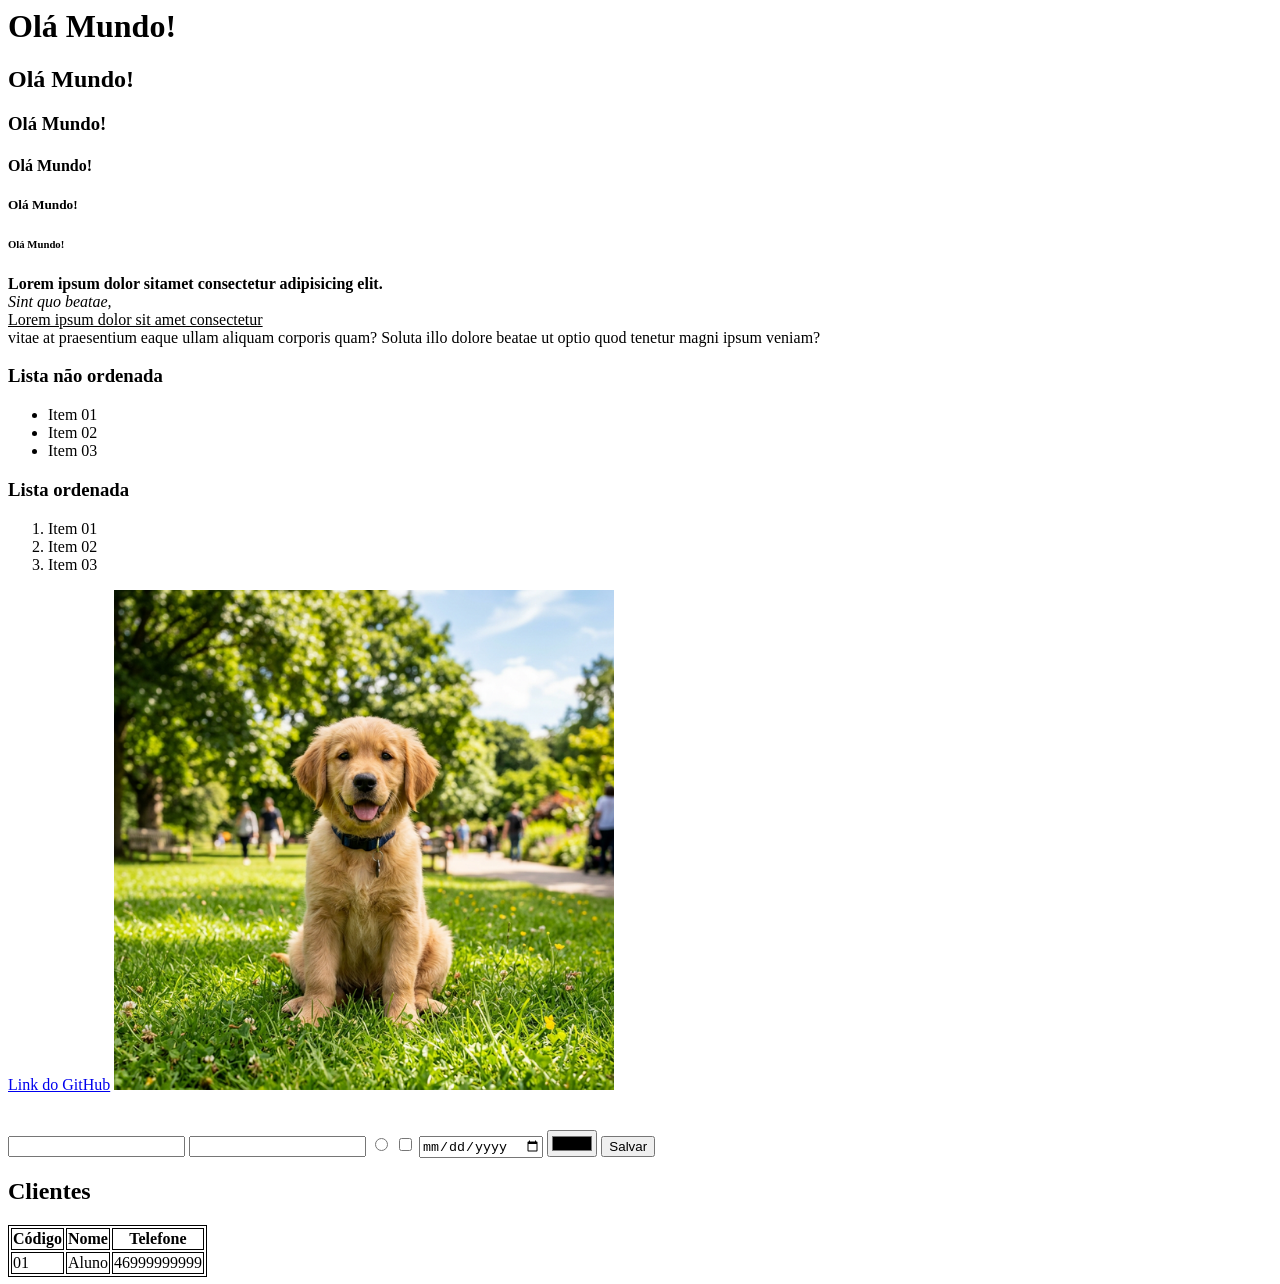
<file: aula_01/index.html>
<html>

<head>
    <title>Aula 01</title>
</head>

<body>
    <!-- Texto -->
    <h1>Olá Mundo!</h1>
    <h2>Olá Mundo!</h2>
    <h3>Olá Mundo!</h3>
    <h4>Olá Mundo!</h4>
    <h5>Olá Mundo!</h5>
    <h6>Olá Mundo!</h6>

    <!-- Paragrafo -->
    <p>
        <b>Lorem ipsum dolor sitamet consectetur adipisicing elit.</b> <br>
        <i>Sint quo beatae,</i><br>
        <u>Lorem ipsum dolor sit amet consectetur</u> <br>
        vitae at praesentium eaque ullam aliquam corporis quam? Soluta illo dolore beatae ut optio quod tenetur magni
        ipsum veniam?
    </p>

    <!-- Lista não ordenada -->
    <h3> Lista não ordenada</h3>
    <ul>
        <li>Item 01</li>
        <li>Item 02</li>
        <li>Item 03</li>
    </ul>

    <!-- Lista ordenada -->
    <h3> Lista ordenada</h3>
    <ol>
        <li>Item 01</li>
        <li>Item 02</li>
        <li>Item 03</li>
    </ol>

    <a href="#">Link do GitHub</a>

    <img src="dog.jpeg" alt="NÃO FOI POSSIVEL CARREGAR A IMAGEM!" width="500" height="500" />

    <br>
    <br>
    <br>

    <input type="text">
    <input type="number">
    <input type="radio">
    <input type="checkbox">
    <input type="date">
    <input type="color">
    <button>Salvar</button>

    <h2>Clientes</h2>
    <table style="border: 1px solid black;">
        <tr>
            <th style="border: 1px solid black;">Código</th>
            <th style="border: 1px solid black;">Nome</th>
            <th style="border: 1px solid black;">Telefone</th>
        </tr>

        <tr>
            <td style="border: 1px solid black;">01</td>
            <td style="border: 1px solid black;">Aluno</td>
            <td style="border: 1px solid black;">46999999999</td>
        </tr>
    </table>


</body>

</html>
</file>
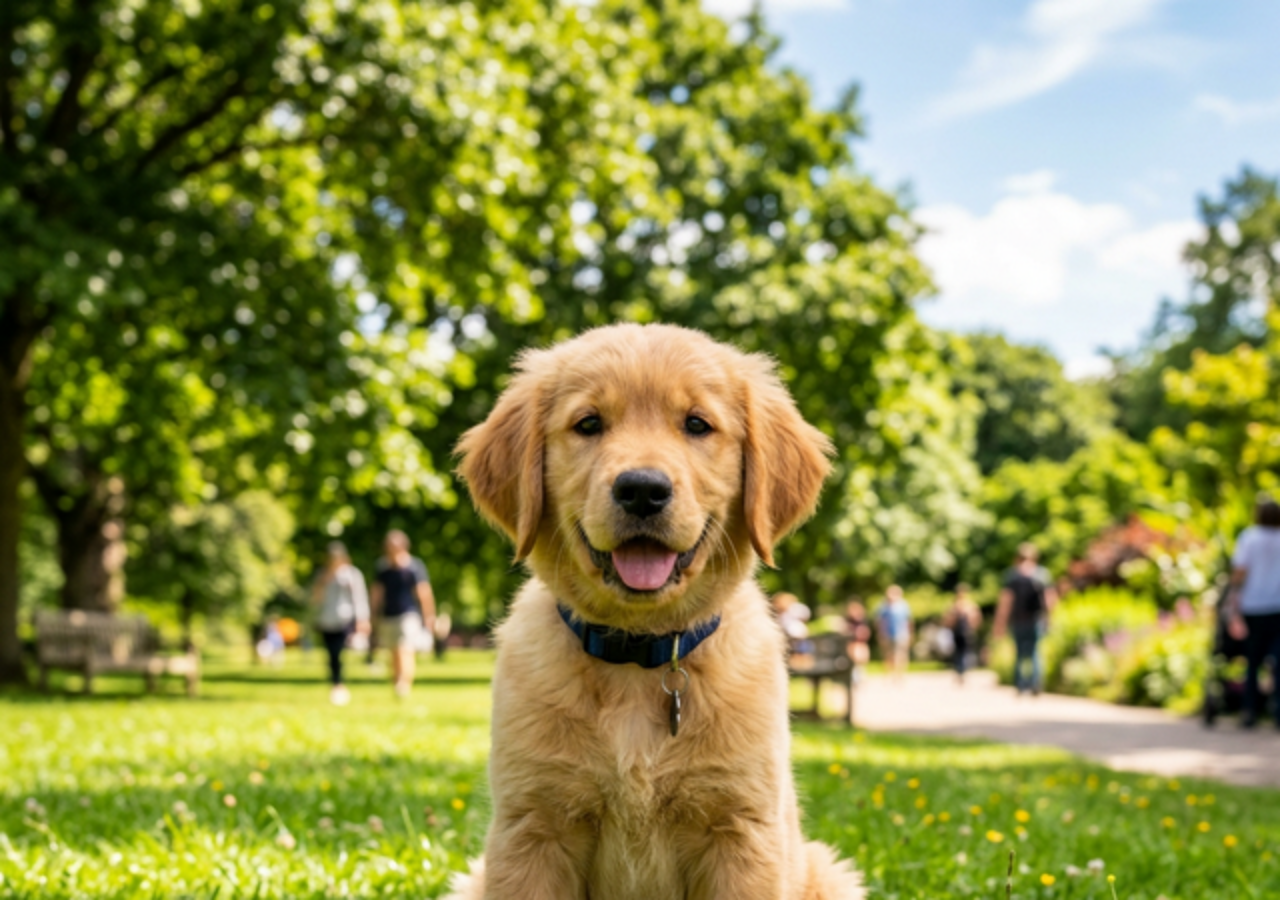
<file: aula_02/index.html>
<!DOCTYPE html>
<html lang="pt-BR">

<head>
    <meta charset="UTF-8">
    <title>aula 02</title>
</head>

<!-- <body  style="background-color: red;"> -->

<body style="background-image: url('../aula_01/dog.jpeg'); 
background-repeat: no-repeat; 
background-size:  cover;">
    <!-- <style>
        body {
            background-color: green;
        }
    </style> -->

</body>

</html>
</file>
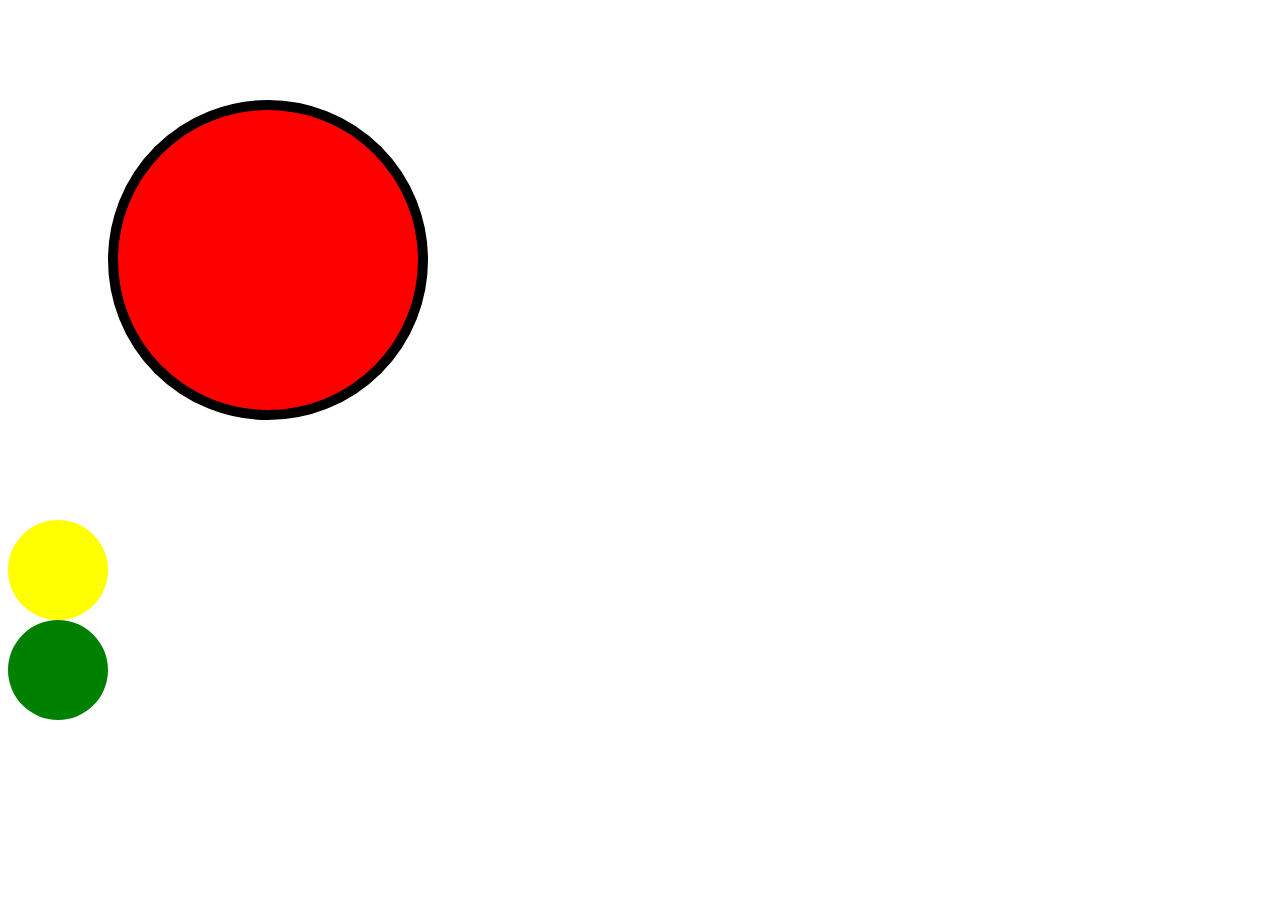
<file: aula_03/index.html>
<!DOCTYPE html>
<html lang="pt-BR">

<head>
    <meta charset="UTF-8">
    <title>Aula 03</title>
</head>

<!-- <body style="display: flex; justify-content: space-between;"> -->

<body>

    <div style="height: 100px; 
                width: 100px; 
                background-color: red;
                border-radius: 100%;
                margin: 100px;
                padding: 100px;
                border: solid 10px black;
                "></div>
    <div style="height: 100px; 
                width: 100px; 
                background-color: yellow;
                border-radius: 100%;"></div>
    <div style="height: 100px; 
                width: 100px; 
                background-color: green;
                border-radius: 100%;"></div>
</body>

</html>
</file>
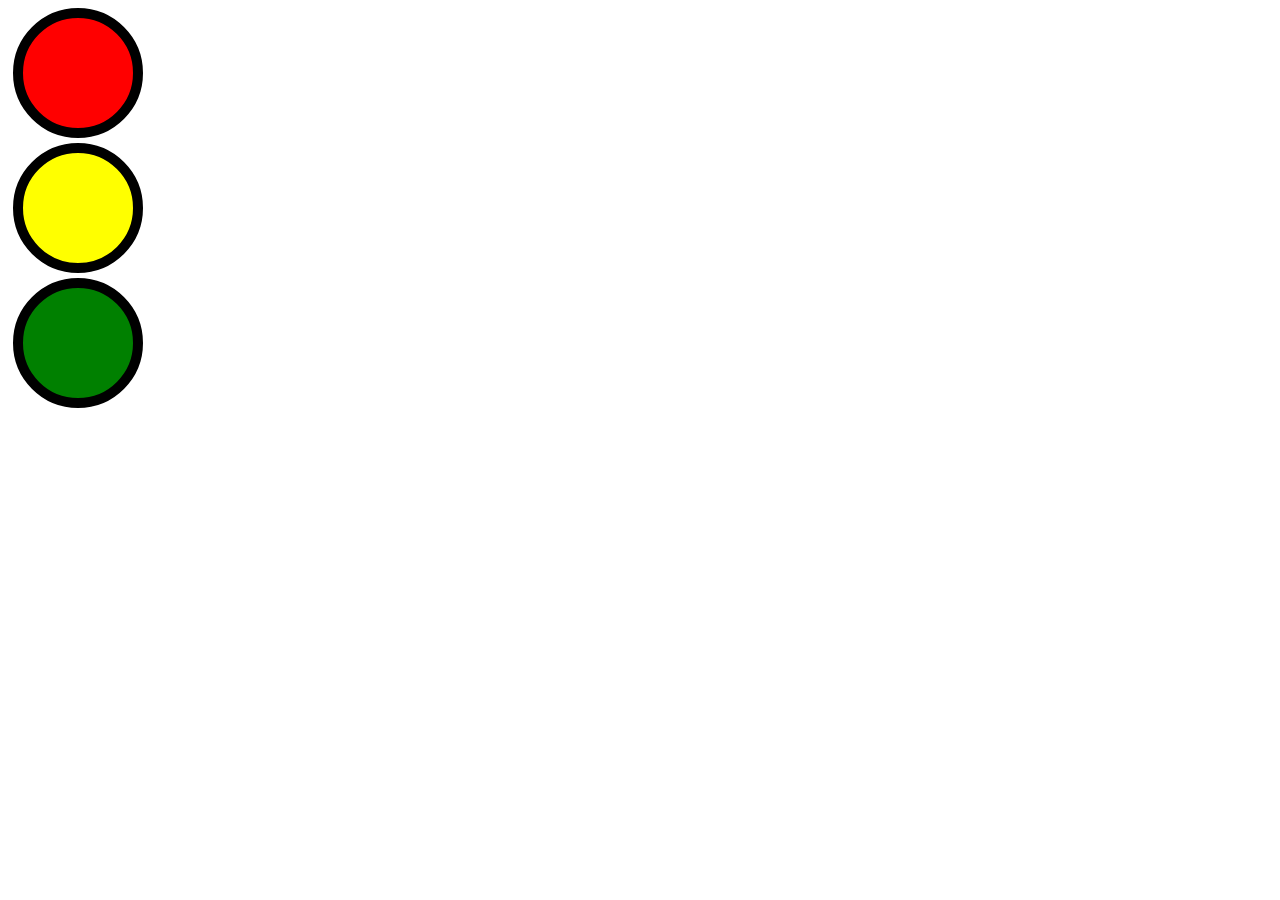
<file: aula_04/index.html>
<!DOCTYPE html>
<html lang="pt-BR">

<head>
    <meta charset="UTF-8">
    <title>Aula 04</title>
</head>

<body>
    <div class="teste"></div>

    <div class="teste" style="background-color: yellow;"></div>

    <div  class="teste" style="background-color: green;"></div>

    <style>
        .teste {
            height: 100px;
            width: 100px;
            background-color: red;
            border-radius: 100%;
            margin: 5px;
            padding: 5px;
            border: solid 10px black;
        }
    </style>

</body>

</html>
</file>
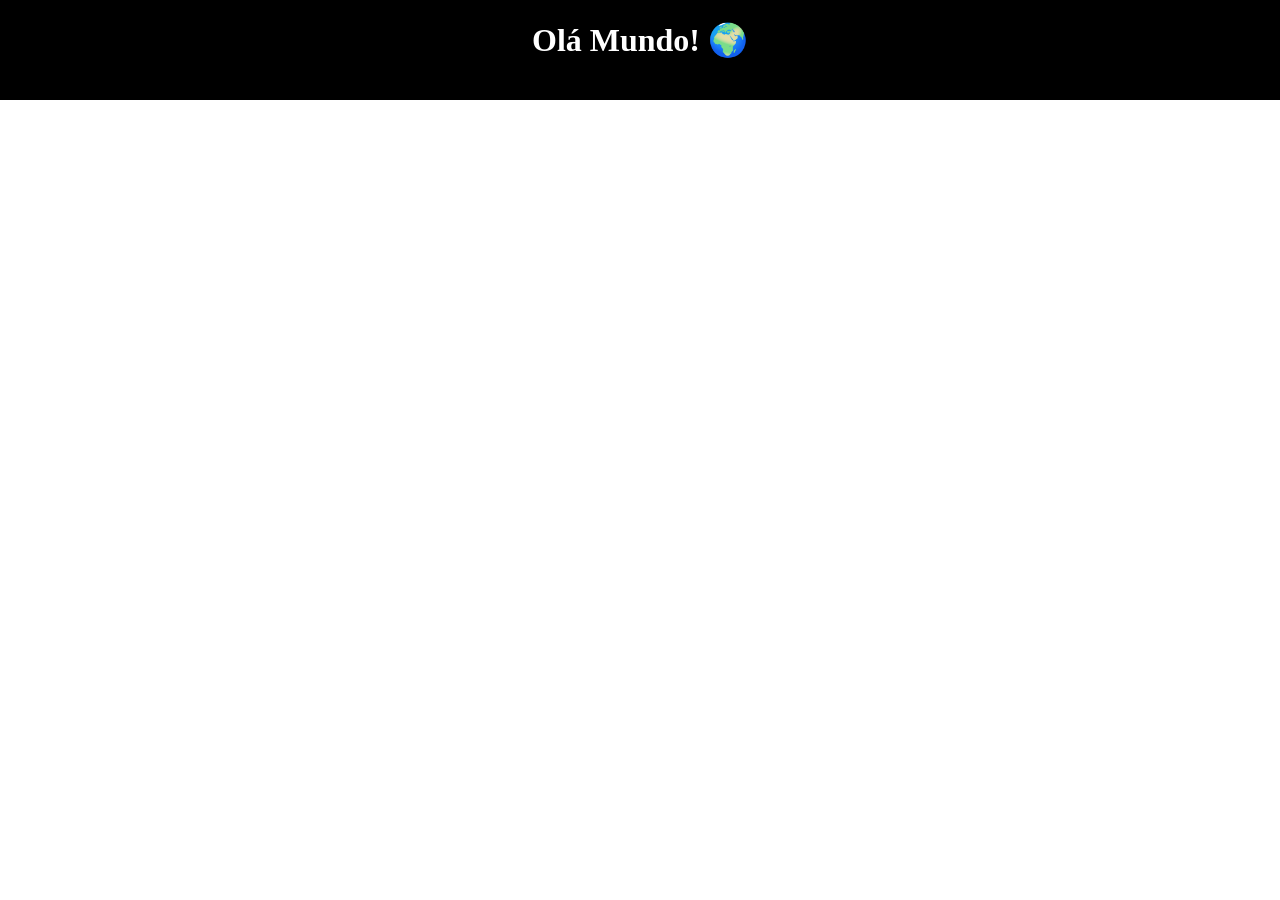
<file: Aula_05/index.html>
<!DOCTYPE html>
<html lang="pt-BR">

<head>
    <meta charset="UTF-8">
    <link rel="stylesheet" href="./styles.css">
    <title>Aula 05</title>
</head>

<body>
    <div class="menu">
        <h1>Olá Mundo! 🌍</h1>
    </div>
</body>

</html>
</file>
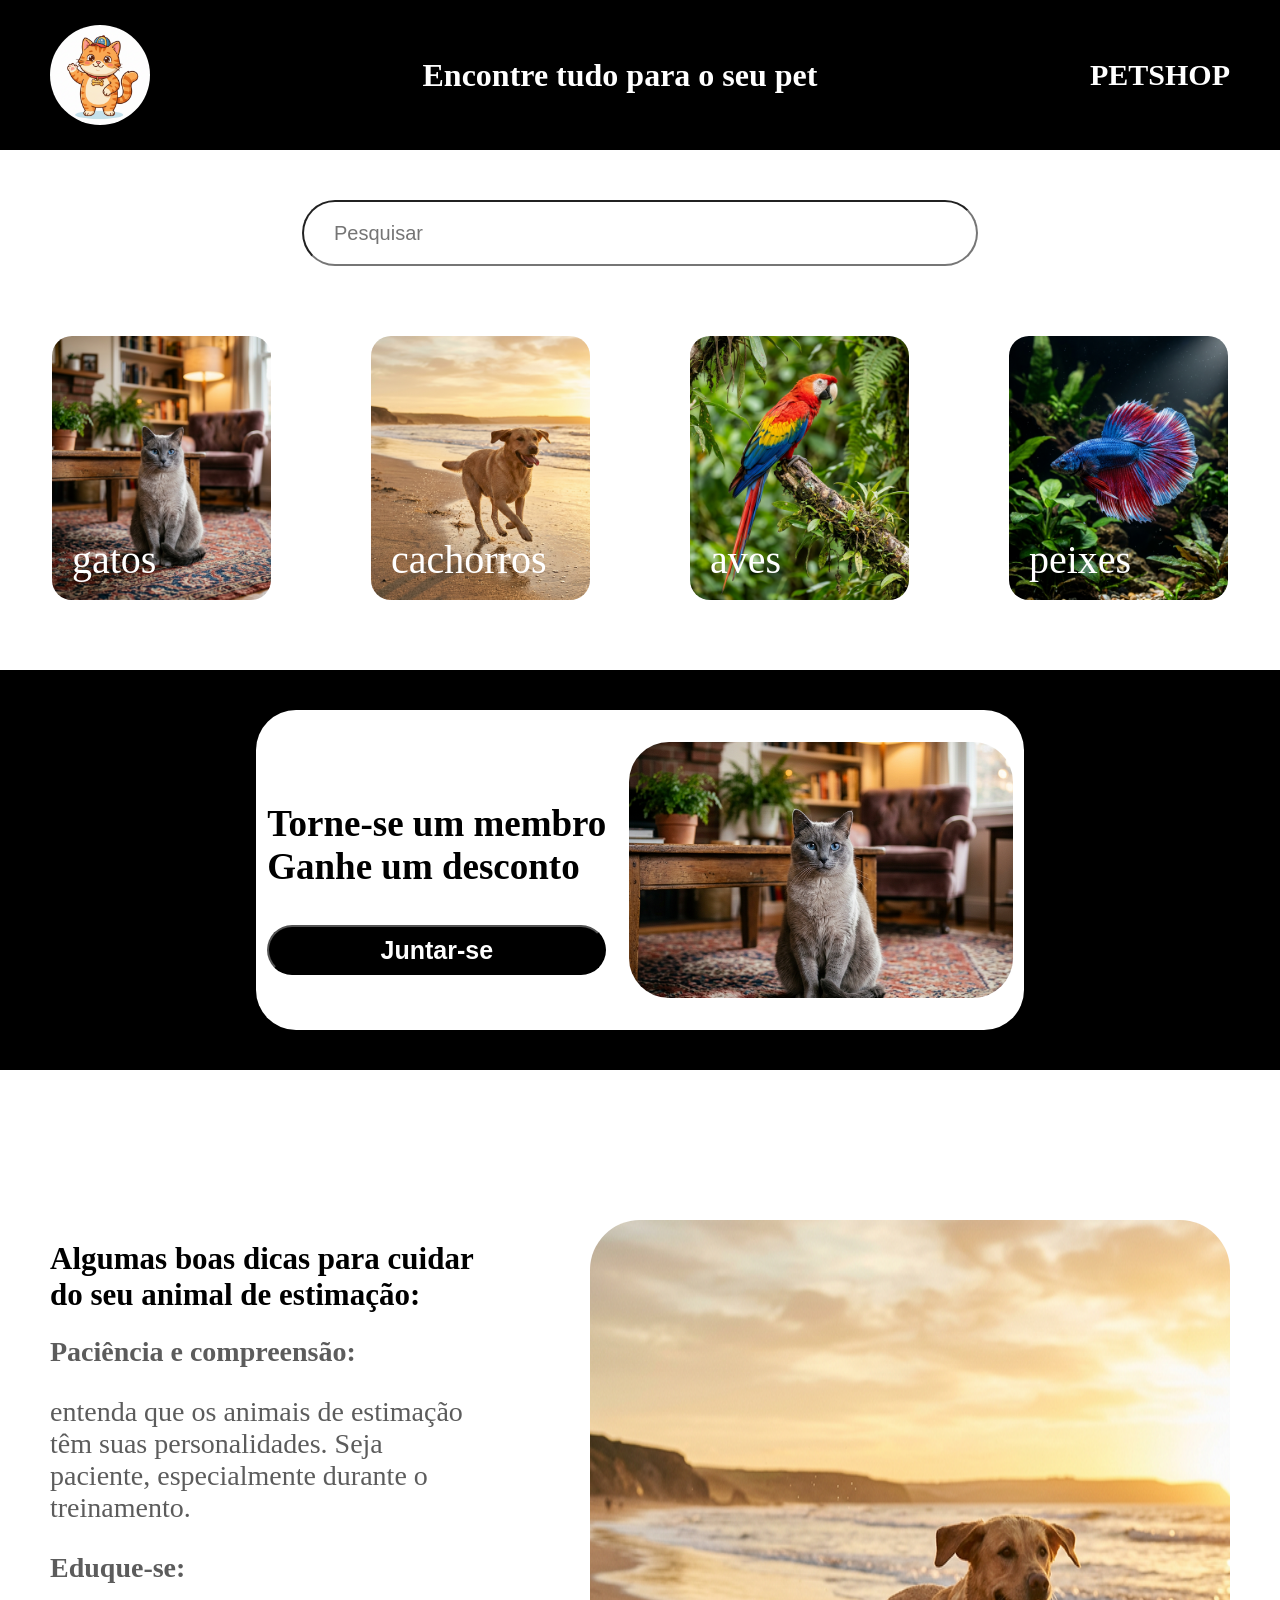
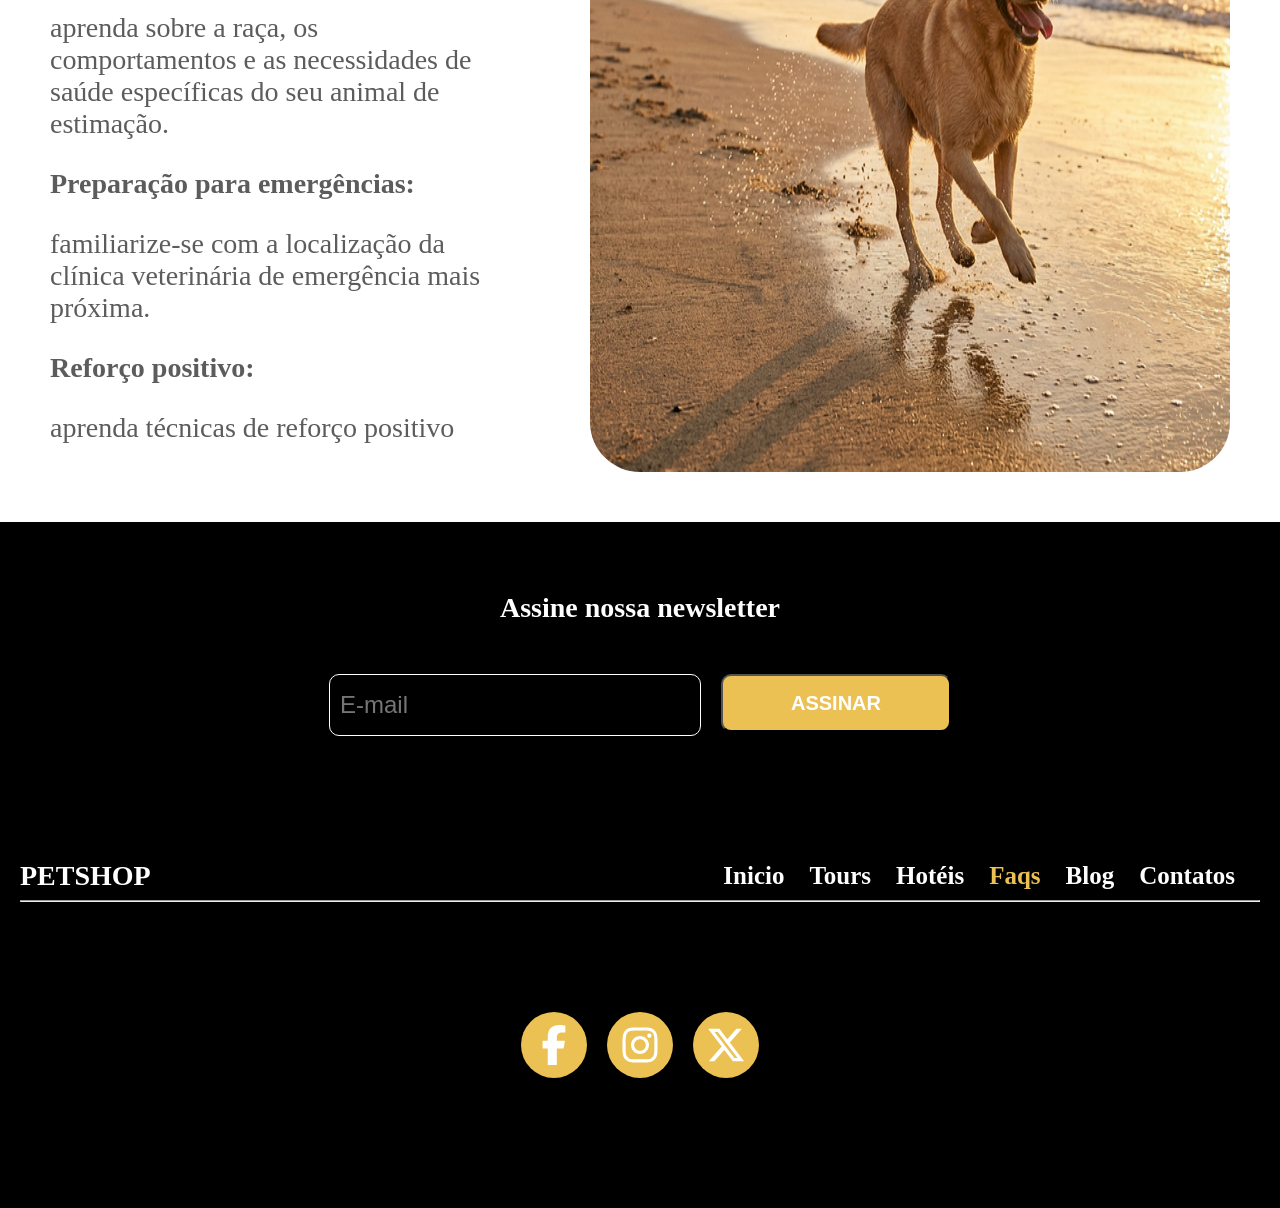
<file: aula_06/index.html>
<!DOCTYPE html>
<html lang="">

<head>
    <meta charset="UTF-8">
    <link rel="stylesheet" href="./styles.css">
    <title>PetShop</title>
</head>

<body>

    <header class="menu">
        <img src="./img/perfil.png" alt="Não foi possivel carregar a imagem!">

        <h1>Encontre tudo para o seu pet</h1>

        <p>PetShop</p>
    </header>

    <div class="campo-pesquisa">
        <input type="text" placeholder="Pesquisar">
    </div>

    <div class="grupo-card">
        <div class="card" style="background-image: url(./img/gato.jpg);">
            <p>gatos</p>
        </div>
        <div class="card" style="background-image: url(./img/cachorro.jpg);">
            <p>cachorros</p>
        </div>
        <div class="card" style="background-image: url(./img/ave.png);">
            <p>aves</p>
        </div>
        <div class="card" style="background-image: url(./img/peixe.png);">
            <p>peixes</p>
        </div>
    </div>

    <div class="banner">
        <div class="card-banner">
            <div class="card-esquerdo">
                <p>Torne-se um membro <br> Ganhe um desconto</p>
                <button type="button">Juntar-se</button>
            </div>
            <div class="card-direito"></div>
        </div>
    </div>


    <div class="grupo-dicas">
        <div class="dicas">
            <h1>Algumas boas dicas para cuidar do seu animal de estimação:</h1>

            <h2>Paciência e compreensão:</h2>
            <p>entenda que os animais de estimação têm suas personalidades. Seja paciente, especialmente durante o
                treinamento.</p>

            <h2>Eduque-se:</h2>
            <p>aprenda sobre a raça, os comportamentos e as necessidades de saúde específicas do seu animal de
                estimação.
            </p>

            <h2>Preparação para emergências:</h2>
            <p>familiarize-se com a localização da clínica veterinária de emergência mais próxima.</p>

            <h2>Reforço positivo:</h2>
            <p>aprenda técnicas de reforço positivo</p>
        </div>
        <img src="./img/pit_bull.jpg" alt="">
    </div>

    <div class="rodape">
        <div class="titulo">
            <p>Assine nossa newsletter</p>
        </div>

        <div class="campo-email">
            <input type="text" placeholder="E-mail" />
            <button>Assinar</button>
        </div>

        <div class="menu-rodape">
            <p>PetShop</p>
            <ul>
                <li>Inicio</li>
                <li>Tours</li>
                <li>Hotéis</li>
                <li id="selecionado">Faqs</li>
                <li>Blog</li>
                <li>Contatos</li>
            </ul>
        </div>

        <hr>
        <div class="redes-social">
            <div class="item-social">
                <svg xmlns="http://www.w3.org/2000/svg" viewBox="0 0 640 640">
                    <path
                        d="M240 363.3L240 576L356 576L356 363.3L442.5 363.3L460.5 265.5L356 265.5L356 230.9C356 179.2 376.3 159.4 428.7 159.4C445 159.4 458.1 159.8 465.7 160.6L465.7 71.9C451.4 68 416.4 64 396.2 64C289.3 64 240 114.5 240 223.4L240 265.5L174 265.5L174 363.3L240 363.3z" />
                </svg>
            </div>

            <div class="item-social">
                <svg xmlns="http://www.w3.org/2000/svg" viewBox="0 0 640 640">
                    <path
                        d="M320.3 205C256.8 204.8 205.2 256.2 205 319.7C204.8 383.2 256.2 434.8 319.7 435C383.2 435.2 434.8 383.8 435 320.3C435.2 256.8 383.8 205.2 320.3 205zM319.7 245.4C360.9 245.2 394.4 278.5 394.6 319.7C394.8 360.9 361.5 394.4 320.3 394.6C279.1 394.8 245.6 361.5 245.4 320.3C245.2 279.1 278.5 245.6 319.7 245.4zM413.1 200.3C413.1 185.5 425.1 173.5 439.9 173.5C454.7 173.5 466.7 185.5 466.7 200.3C466.7 215.1 454.7 227.1 439.9 227.1C425.1 227.1 413.1 215.1 413.1 200.3zM542.8 227.5C541.1 191.6 532.9 159.8 506.6 133.6C480.4 107.4 448.6 99.2 412.7 97.4C375.7 95.3 264.8 95.3 227.8 97.4C192 99.1 160.2 107.3 133.9 133.5C107.6 159.7 99.5 191.5 97.7 227.4C95.6 264.4 95.6 375.3 97.7 412.3C99.4 448.2 107.6 480 133.9 506.2C160.2 532.4 191.9 540.6 227.8 542.4C264.8 544.5 375.7 544.5 412.7 542.4C448.6 540.7 480.4 532.5 506.6 506.2C532.8 480 541 448.2 542.8 412.3C544.9 375.3 544.9 264.5 542.8 227.5zM495 452C487.2 471.6 472.1 486.7 452.4 494.6C422.9 506.3 352.9 503.6 320.3 503.6C287.7 503.6 217.6 506.2 188.2 494.6C168.6 486.8 153.5 471.7 145.6 452C133.9 422.5 136.6 352.5 136.6 319.9C136.6 287.3 134 217.2 145.6 187.8C153.4 168.2 168.5 153.1 188.2 145.2C217.7 133.5 287.7 136.2 320.3 136.2C352.9 136.2 423 133.6 452.4 145.2C472 153 487.1 168.1 495 187.8C506.7 217.3 504 287.3 504 319.9C504 352.5 506.7 422.6 495 452z" />
                </svg>
            </div>

            <div class="item-social">
                <svg xmlns="http://www.w3.org/2000/svg" viewBox="0 0 640 640">
                    <path
                        d="M453.2 112L523.8 112L369.6 288.2L551 528L409 528L297.7 382.6L170.5 528L99.8 528L264.7 339.5L90.8 112L236.4 112L336.9 244.9L453.2 112zM428.4 485.8L467.5 485.8L215.1 152L173.1 152L428.4 485.8z" />
                </svg>
            </div>
        </div>


    </div>


</body>

</html>
</file>
<file: Aula_05/styles.css>
body {
    margin: 0px;
}

.menu {
    height: 100px;
    width: 100%;
    background-color: black;
    color: white;
    display: flex;
    justify-content: center;
    justify-items: center;
}
</file>
<file: aula_06/styles.css>
body {
    margin: 0px;
}

.menu {
    height: 50px;
    background-color: black;
    display: flex;
    justify-content: space-between;
    align-items: center;
    color: white;
    padding: 50px;
}

.menu img {
    width: 100px;
    height: 100px;
    border-radius: 100%;
}

.menu p {
    font-size: 30px;
    font-weight: bold;
    text-transform: uppercase;
}

.campo-pesquisa {
    display: flex;
    justify-content: center;
    margin-top: 50px;
}

.campo-pesquisa input {
    height: 60px;
    width: 50%;
    border-radius: 50px;
    font-size: 20px;
    padding-left: 30px;
}

.grupo-card {
    display: flex;
    justify-content: center;
    margin-top: 70px;
}

.card {
    width: 219px;
    height: 264px;
    border-radius: 20px;
    margin: 0px 50px 0px 50px;
    background-size: cover;
    background-position: center;
    cursor: pointer;
}

.card p {
    color: white;
    font-size: 40px;
    margin: 200px 0px 0px 20px;
}

.banner {
    height: 400px;
    width: 100%;
    margin-top: 70px;
    background-color: black;
    display: flex;
    justify-content: center;
    align-items: center;
}

.card-banner {
    height: 320px;
    width: 60%;
    background-color: white;
    border-radius: 40px;
    display: flex;
    justify-content: space-around;
    align-items: center;
}

.card-esquerdo p {
    font-size: 37px;
    font-weight: bold;
}

.card-esquerdo button {
    width: 100%;
    height: 50px;
    border-radius: 50px;
    background-color: black;
    color: white;
    font-size: 25px;
    cursor: pointer;
    font-weight: bold;
}

.card-direito {
    background-image: url("./img/gato_laranja.jpg");
    background-size: cover;
    background-position: center;
    width: 50%;
    height: 80%;
    border-radius: 40px;
}

.grupo-dicas {
    display: flex;
    width: 100%;
    margin-top: 100px;
}

.grupo-dicas img {
    width: 50%;
    padding: 50px;
    border-radius: 100px;
}

.dicas {
    width: 50%;
    padding: 50px;
}

.dicas h1 {
    font-size: 31px;
    font-weight: bold;
}

.dicas h2 {
    font-size: 28px;
    font-weight: bold;
    color: #5C5C5C;
}

.dicas p {
    font-size: 28px;
    color: #5C5C5C;
}

.rodape {
    background-color: black;
    padding: 20px;
}

.titulo {
    color: white;
    font-size: 28px;
    font-weight: bold;
    text-align: center;
    margin-top: 50px;
}

.campo-email {

    display: flex;
    justify-content: center;
    height: 58px;
    margin-top: 50px;
}

.campo-email input {
    height: 100%;
    width: 358px;
    border-radius: 10px;
    background-color: transparent;
    font-size: 24px;
    color: white;
    border: 1px solid white;
    padding-left: 10px;
}

.campo-email button {
    background-color: #EBC154;
    width: 230px;
    margin-left: 20px;
    font-size: 20px;
    color: white;
    font-weight: bold;
    text-transform: uppercase;
    border-radius: 10px;
}

.menu-rodape {
    display: flex;
    justify-content: space-between;
    align-items: center;
    color: white;
    margin-top: 100px;
}

.menu-rodape p {
    font-size: 28px;
    font-weight: bold;
    text-transform: uppercase;
}

.menu-rodape ul {
    display: flex;
    list-style-type: none;
    font-size: 25px;
    font-weight: bold;
}

.menu-rodape li {
    margin-right: 25px;
    cursor: pointer;
}

#selecionado {
    color: #EBC154;
}

.rodape hr {
    margin-top: -20px;
}

.redes-social {
    display: flex;
    justify-content: center;
    align-items: center;
    margin: 100px;
}

.item-social {
    width: 50px;
    height: 50px;
    border-radius: 100%;
    background-color: #EBC154;
    margin: 10px;
    cursor: pointer;
    color: white;
    fill: white;
    padding: 8px;
}
</file>
